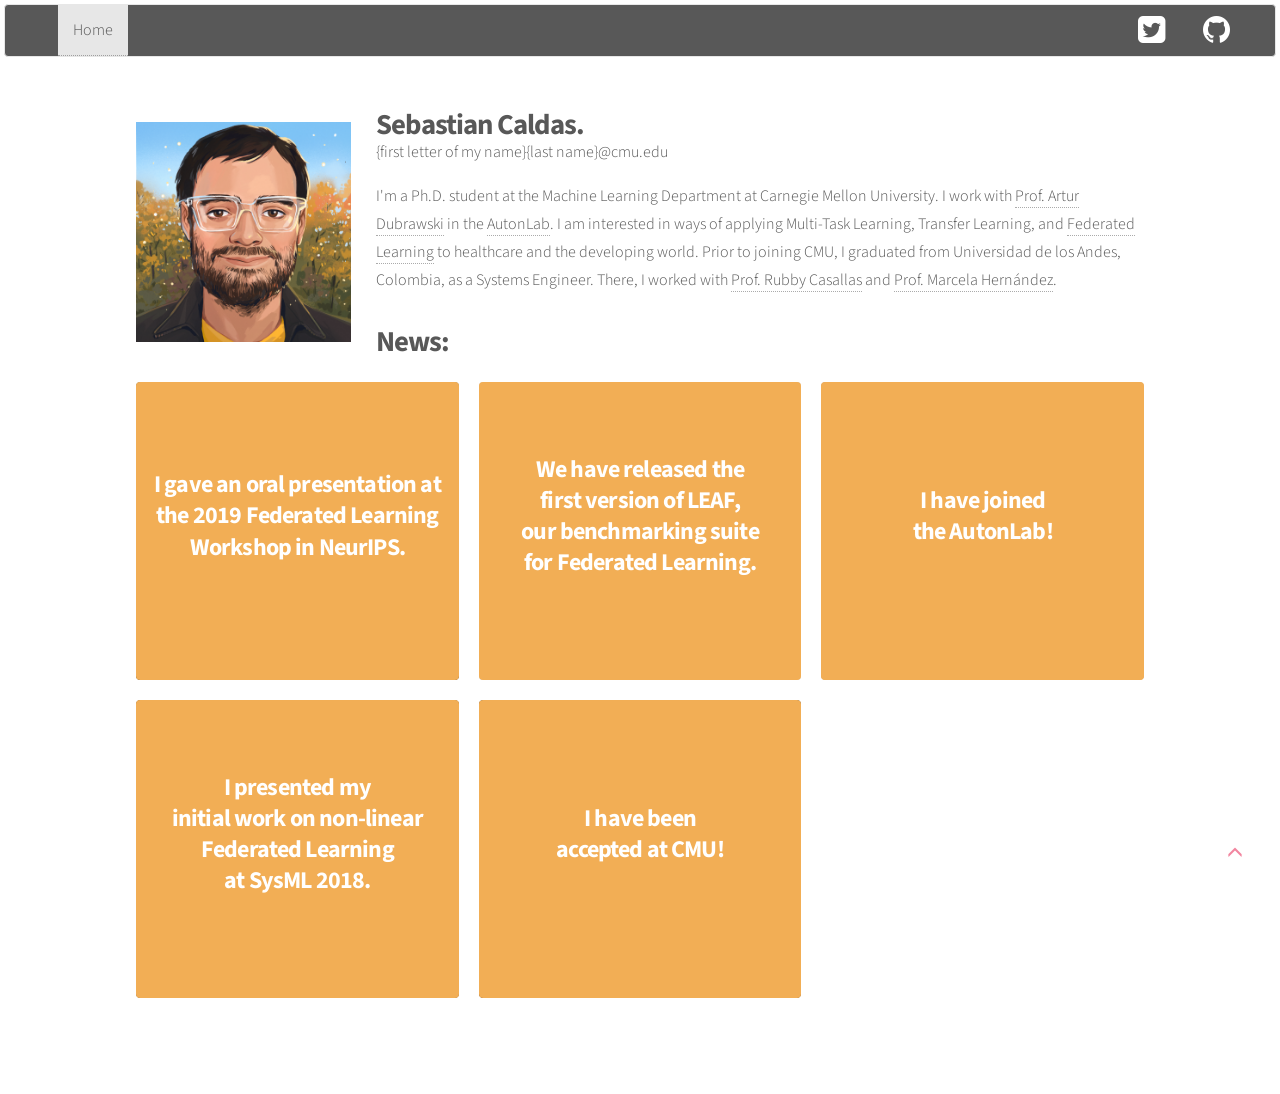
<file: index.html>
<!DOCTYPE HTML>
<!--
	Phantom by HTML5 UP
	html5up.net | @ajlkn
	Free for personal and commercial use under the CCA 3.0 license (html5up.net/license)
-->
<html>
	<head>
		<title>Sebastian Caldas</title>
		<link rel="icon" href="small_icon.png">
		<meta charset="utf-8">
		<meta name="viewport" content="width=device-width, initial-scale=1">
		<!--[if lte IE 8]><script src="assets/js/ie/html5shiv.js"></script><![endif]-->
	    <link rel="stylesheet" href="https://maxcdn.bootstrapcdn.com/bootstrap/3.3.6/css/bootstrap.min.css">  
		<link rel="stylesheet" href="http://www.w3schools.com/lib/w3.css">
		<link rel="stylesheet" href="assets/css/main.css">
		<!--[if lte IE 9]><link rel="stylesheet" href="assets/css/ie9.css" /><![endif]-->
		<!--[if lte IE 8]><link rel="stylesheet" href="assets/css/ie8.css" /><![endif]-->
	</head>
	<body>
		<!-- Wrapper -->
			<!-- Menu -->
        	<header>
	            <nav class="navbar navbar-default container-fluid">
	              <div class="container-fluid">
	                <div class="navbar-header">
	                  <button type="button" class="navbar-toggle collapsed" data-toggle="collapse" data-target="#bs-example-navbar-collapse-1" aria-expanded="false">
	                    <span class="sr-only">Toggle navigation</span>
	                    <span class="icon-bar"></span>
	                    <span class="icon-bar"></span>
	                    <span class="icon-bar"></span>
	                  </button>
	                </div>

	                <div class="collapse navbar-collapse" id="bs-example-navbar-collapse-1">
	                  	<ul class="nav navbar-nav">
		                    <li class="active"><a href="index.html">Home<span class="sr-only">(current)</span></a></li>
		                </ul>
				        <ul class="nav navbar-nav navbar-right">
							<li><a href="https://twitter.com/sbtcaldas" class="fa fa-twitter-square fa-2x"><span class="label"></span></a></li>
							<li><a href="https://github.com/scaldas" class="fa fa-github fa-2x"><span class="label"></span></a></li>
							<!--<li><a href="mail.html" class="fa fa-envelope-o fa-2x"><span class="label"></span></a></li>-->
				        </ul>
	            	</div>
	              </div>
	            </nav>
        	<header>

			<div id="wrapper">
				<!-- Main -->
					<div id="main">
						<!--<span class="image main"><img src="images/medellin_blurry.jpg" style="width: 100%; height: 1%;" alt="" /></span>-->
						<div class="inner">
							<header>
								<div id="profile-container">
									<img id="profile-pic" src="icon.png" alt="Profile picture in cartoon style." style="margin-top: 15px; width: 215px; height: 220px;">
								<div>
								<div>
									<h1 style="font-size: 180%; margin-bottom: 10px;">Sebastian Caldas.</h1>
									<p>{first letter of my name}{last name}@cmu.edu</p>
									<p style="margin-bottom: 30px;">I'm a Ph.D. student at the Machine Learning Department at Carnegie Mellon University. I work with <a href="https://www.ri.cmu.edu/ri-faculty/artur-w-dubrawski/">Prof. Artur Dubrawski</a> in the <a href="https://www.autonlab.org/">AutonLab</a>. I am interested in ways of applying Multi-Task Learning, Transfer Learning, and <a href="https://research.googleblog.com/2017/04/federated-learning-collaborative.html">Federated Learning</a> to healthcare and the developing world. Prior to joining CMU, I graduated from Universidad de los Andes, Colombia, as a Systems Engineer. There, I worked with <a href="https://scholar.google.com/citations?user=WVzxlbUAAAAJ">Prof. Rubby Casallas</a> and <a href="https://scholar.google.fr/citations?user=9nnSYmMAAAAJ&hl">Prof. Marcela Hernández</a>.</p>
								</div>
							</header>
							<h1 style="font-size: 180%; margin-bottom: 0px;">News:</h1>
							<section class="tiles" style="margin-top: 0px;">
								<article class="style8">
									<span class="image" style="background-color:#ddd;">
										<img src="images/vancouver.jpeg" alt="" />
									</span>
									<a href="https://drive.google.com/file/d/1nqeZKTfjAa_NL6GwH2voPxAmGfEy2Bzj/view?usp=sharing" target="_blank">
										<h1 style="font-size: 150%;">I gave an oral presentation at the 2019 Federated Learning Workshop in NeurIPS.</h1>
										<div class="content">
											<p>My posters were Christmas themed.</p>
										</div>
									</a>
								</article>
								<article class="style8">
									<span class="image" style="background-color:#ddd;">
										<img src="images/leaf_blurred.png" alt="" />
									</span>
									<a href="https://leaf.cmu.edu" target="_blank">
										<h1 style="font-size: 150%;">We have released  the <br> first version of LEAF, <br> our benchmarking suite <br> for Federated Learning.</h1>
										<div class="content">
											<p>Help us make LEAF grow!</p>
										</div>
									</a>
								</article>
								<article class="style8">
									<span class="image">
										<img src="images/healthcare_blurred.jpg" alt="" />
									</span>
									<a href="https://www.autonlab.org/" target="_blank">
										<h1 style="font-size: 150%;">I have joined <br> the AutonLab!</h1>
										<div class="content">
											<p>I will work on ways of applying Federated Learning to healthcare.</p>
										</div>
									</a>
								</article>
								<article class="style8">
									<span class="image">
										<img src="images/sysml_blurred.jpg" alt="" />
									</span>
									<a href="https://drive.google.com/file/d/1izbu1OHNuLhw6DCA7BKX1BIppdV5mXH5/view?usp=sharing" target="_blank">
										<h1 style="font-size: 150%;">I presented my <br> initial work on non-linear <br> Federated Learning <br> at SysML 2018.</h1>
										<div class="content">
											<p>The poster was pink.</p>
										</div>
									</a>
								</article>
								<article class="style8">
									<span class="image">
										<img src="images/cmu_blurred.jpg" alt="" />
									</span>
									<a>
										<h1 style="font-size: 150%;">I have been <br> accepted at CMU!</h1>
										<div class="content">
											<p>I will start my studies on August, 2017.</p>
										</div>
									</a>
								</article>
								<!--
								<article class="style2">
									<span class="image">
										<img src="images/pic02.jpg" alt="" />
									</span>
									<a href="generic.html">
										<h2>Lorem</h2>
										<div class="content">
											<p>Sed nisl arcu euismod sit amet nisi lorem etiam dolor veroeros et feugiat.</p>
										</div>
									</a>
								</article>
								<article class="style3">
									<span class="image">
										<img src="images/pic03.jpg" alt="" />
									</span>
									<a href="generic.html">
										<h2>Feugiat</h2>
										<div class="content">
											<p>Sed nisl arcu euismod sit amet nisi lorem etiam dolor veroeros et feugiat.</p>
										</div>
									</a>
								</article>
								<article class="style4">
									<span class="image">
										<img src="images/pic04.jpg" alt="" />
									</span>
									<a href="generic.html">
										<h2>Tempus</h2>
										<div class="content">
											<p>Sed nisl arcu euismod sit amet nisi lorem etiam dolor veroeros et feugiat.</p>
										</div>
									</a>
								</article>
								<article class="style5">
									<span class="image">
										<img src="images/pic05.jpg" alt="" />
									</span>
									<a href="generic.html">
										<h2>Aliquam</h2>
										<div class="content">
											<p>Sed nisl arcu euismod sit amet nisi lorem etiam dolor veroeros et feugiat.</p>
										</div>
									</a>
								</article>
								<article class="style6">
									<span class="image">
										<img src="images/pic06.jpg" alt="" />
									</span>
									<a href="generic.html">
										<h2>Veroeros</h2>
										<div class="content">
											<p>Sed nisl arcu euismod sit amet nisi lorem etiam dolor veroeros et feugiat.</p>
										</div>
									</a>
								</article>
								<article class="style2">
									<span class="image">
										<img src="images/pic07.jpg" alt="" />
									</span>
									<a href="generic.html">
										<h2>Ipsum</h2>
										<div class="content">
											<p>Sed nisl arcu euismod sit amet nisi lorem etiam dolor veroeros et feugiat.</p>
										</div>
									</a>
								</article>
								<article class="style3">
									<span class="image">
										<img src="images/pic08.jpg" alt="" />
									</span>
									<a href="generic.html">
										<h2>Dolor</h2>
										<div class="content">
											<p>Sed nisl arcu euismod sit amet nisi lorem etiam dolor veroeros et feugiat.</p>
										</div>
									</a>
								</article>
								<article class="style1">
									<span class="image">
										<img src="images/pic09.jpg" alt="" />
									</span>
									<a href="generic.html">
										<h2>Nullam</h2>
										<div class="content">
											<p>Sed nisl arcu euismod sit amet nisi lorem etiam dolor veroeros et feugiat.</p>
										</div>
									</a>
								</article>
								<article class="style5">
									<span class="image">
										<img src="images/pic10.jpg" alt="" />
									</span>
									<a href="generic.html">
										<h2>Ultricies</h2>
										<div class="content">
											<p>Sed nisl arcu euismod sit amet nisi lorem etiam dolor veroeros et feugiat.</p>
										</div>
									</a>
								</article>
								<article class="style6">
									<span class="image">
										<img src="images/pic11.jpg" alt="" />
									</span>
									<a href="generic.html">
										<h2>Dictum</h2>
										<div class="content">
											<p>Sed nisl arcu euismod sit amet nisi lorem etiam dolor veroeros et feugiat.</p>
										</div>
									</a>
								</article>
								<article class="style4">
									<span class="image">
										<img src="images/pic12.jpg" alt="" />
									</span>
									<a href="generic.html">
										<h2>Pretium</h2>
										<div class="content">
											<p>Sed nisl arcu euismod sit amet nisi lorem etiam dolor veroeros et feugiat.</p>
										</div>
									</a>
								-->
								</article>
							</section>
						</div>

			            <div class="backToTop">
			                <span class="glyphicon glyphicon-menu-up arrow" style="color: #f2849e;"></span>
			            </div>
					</div>

				<!-- Footer 
					<footer id="footer">
						<div class="inner">
							<section>
								<h2>Follow</h2>
								<ul class="icons">
									<li><a href="https://twitter.com/scaldas_ml" class="icon style2 fa-twitter"><span class="label">Twitter</span></a></li>-->
									<!-- <li><a href="#" class="icon style2 fa-facebook"><span class="label">Facebook</span></a></li> -->
									<!-- <li><a href="#" class="icon style2 fa-instagram"><span class="label">Instagram</span></a></li> -->
									<!-- <li><a href="#" class="icon style2 fa-dribbble"><span class="label">Dribbble</span></a></li> -->
									<!-- <li><a href="https://github.com/scaldas" class="icon style2 fa-github"><span class="label">GitHub</span></a></li>-->
									<!-- <li><a href="#" class="icon style2 fa-500px"><span class="label">500px</span></a></li> -->
									<!-- <li><a href="#" class="icon style2 fa-phone"><span class="label">Phone</span></a></li> -->
									<!-- <li><a href="mail.html" class="icon style2 fa-envelope-o"><span class="label">Email</span></a></li>
								</ul>
							</section>
							<ul class="copyright">
								<li>&copy; Untitled. All rights reserved</li><li>Design: <a href="http://html5up.net">HTML5 UP</a></li>
							</ul>
						</div>
					</footer>-->

			</div>

		<!-- Scripts -->
			<script src="assets/js/jquery.min.js"></script>
			<script src="assets/js/skel.min.js"></script>
			<script src="assets/js/util.js"></script>
			<script src="https://maxcdn.bootstrapcdn.com/bootstrap/3.3.6/js/bootstrap.min.js"></script>	
			<!--[if lte IE 8]><script src="assets/js/ie/respond.min.js"></script><![endif]-->
			<script src="assets/js/main.js"></script>
	</body>
</html>
</file>
<file: assets/css/ie9.css>
/*
	Phantom by HTML5 UP
	html5up.net | @ajlkn
	Free for personal and commercial use under the CCA 3.0 license (html5up.net/license)
*/

/* Tiles */

	.tiles:after {
		content: '';
		display: block;
		clear: both;
	}

	.tiles article {
		float: left;
	}

		.tiles article > a {
			padding-top: 50%;
			margin-top: -1.75em;
		}

		body:not(.is-touch) .tiles article:hover > .image {
			-moz-transform: none;
			-webkit-transform: none;
			-ms-transform: none;
			transform: none;
		}

/* Footer */

	#footer > .inner section {
		float: left;
	}

	#footer > .inner .copyright {
		clear: both;
		padding-top: 4em;
	}
</file>
<file: assets/css/ie8.css>
/*
	Phantom by HTML5 UP
	html5up.net | @ajlkn
	Free for personal and commercial use under the CCA 3.0 license (html5up.net/license)
*/

/* Form */

	form .field {
		float: none !important;
		width: 100% !important;
		padding-left: 0 !important;
	}

/* Button */

	input[type="submit"],
	input[type="reset"],
	input[type="button"],
	button,
	.button {
		border: solid 2px #585858 !important;
	}

		input[type="submit"]:hover,
		input[type="reset"]:hover,
		input[type="button"]:hover,
		button:hover,
		.button:hover {
			border-color: #f2849e !important;
		}

		input[type="submit"].special,
		input[type="reset"].special,
		input[type="button"].special,
		button.special,
		.button.special {
			border: none !important;
		}

/* Tiles */

	.tiles article > .image:before, .tiles article > .image:after {
		display: none;
	}

/* Header */

	#header .logo .symbol {
		display: none;
	}

	#header nav ul li a[href="#menu"] {
		text-indent: 0;
		width: auto;
		font-size: 0.8em;
	}

		#header nav ul li a[href="#menu"]:before, #header nav ul li a[href="#menu"]:after {
			display: none;
		}

/* Footer */

	#footer > .inner section {
		width: 50%;
		margin-left: 3em;
	}

		#footer > .inner section:first-child {
			margin-left: 0;
			width: 40%;
		}
</file>
<file: assets/css/main.css>
@import url(font-awesome.min.css);
@import url("https://fonts.googleapis.com/css?family=Source+Sans+Pro:300,700,900");

/*
	Phantom by HTML5 UP
	html5up.net | @ajlkn
	Free for personal and commercial use under the CCA 3.0 license (html5up.net/license)
*/

/* Reset */

	html, body, div, span, applet, object, iframe, h1, h2, h3, h4, h5, h6, p, blockquote, pre, a, abbr, acronym, address, big, cite, code, del, dfn, em, img, ins, kbd, q, s, samp, small, strike, strong, sub, sup, tt, var, b, u, i, center, dl, dt, dd, ol, ul, li, fieldset, form, label, legend, table, caption, tbody, tfoot, thead, tr, th, td, article, aside, canvas, details, embed, figure, figcaption, footer, header, hgroup, menu, nav, output, ruby, section, summary, time, mark, audio, video {
		margin: 0;
		padding: 0;
		border: 0;
		font-size: 100%;
		font: inherit;
		vertical-align: baseline;
	}

	article, aside, details, figcaption, figure, footer, header, hgroup, menu, nav, section {
		display: block;
	}

	body {
		line-height: 1;
	}

	ol, ul {
		list-style: none;
	}

	blockquote, q {
		quotes: none;
	}

	blockquote:before, blockquote:after, q:before, q:after {
		content: '';
		content: none;
	}

	table {
		border-collapse: collapse;
		border-spacing: 0;
	}

	body {
		-webkit-text-size-adjust: none;
	}

/* Box Model */

	*, *:before, *:after {
		-moz-box-sizing: border-box;
		-webkit-box-sizing: border-box;
		box-sizing: border-box;
	}

/* Grid */

	.row {
		border-bottom: solid 1px transparent;
		-moz-box-sizing: border-box;
		-webkit-box-sizing: border-box;
		box-sizing: border-box;
	}

	.row > * {
		float: left;
		-moz-box-sizing: border-box;
		-webkit-box-sizing: border-box;
		box-sizing: border-box;
	}

	.row:after, .row:before {
		content: '';
		display: block;
		clear: both;
		height: 0;
	}

	.row.uniform > * > :first-child {
		margin-top: 0;
	}

	.row.uniform > * > :last-child {
		margin-bottom: 0;
	}

	.row.\30 \25 > * {
		padding: 0 0 0 0em;
	}

	.row.\30 \25 {
		margin: 0 0 -1px 0em;
	}

	.row.uniform.\30 \25 > * {
		padding: 0em 0 0 0em;
	}

	.row.uniform.\30 \25 {
		margin: 0em 0 -1px 0em;
	}

	.row > * {
		padding: 0 0 0 2em;
	}

	.row {
		margin: 0 0 -1px -2em;
	}

	.row.uniform > * {
		padding: 2em 0 0 2em;
	}

	.row.uniform {
		margin: -2em 0 -1px -2em;
	}

	.row.\32 00\25 > * {
		padding: 0 0 0 4em;
	}

	.row.\32 00\25 {
		margin: 0 0 -1px -4em;
	}

	.row.uniform.\32 00\25 > * {
		padding: 4em 0 0 4em;
	}

	.row.uniform.\32 00\25 {
		margin: -4em 0 -1px -4em;
	}

	.row.\31 50\25 > * {
		padding: 0 0 0 3em;
	}

	.row.\31 50\25 {
		margin: 0 0 -1px -3em;
	}

	.row.uniform.\31 50\25 > * {
		padding: 3em 0 0 3em;
	}

	.row.uniform.\31 50\25 {
		margin: -3em 0 -1px -3em;
	}

	.row.\35 0\25 > * {
		padding: 0 0 0 1em;
	}

	.row.\35 0\25 {
		margin: 0 0 -1px -1em;
	}

	.row.uniform.\35 0\25 > * {
		padding: 1em 0 0 1em;
	}

	.row.uniform.\35 0\25 {
		margin: -1em 0 -1px -1em;
	}

	.row.\32 5\25 > * {
		padding: 0 0 0 0.5em;
	}

	.row.\32 5\25 {
		margin: 0 0 -1px -0.5em;
	}

	.row.uniform.\32 5\25 > * {
		padding: 0.5em 0 0 0.5em;
	}

	.row.uniform.\32 5\25 {
		margin: -0.5em 0 -1px -0.5em;
	}

	.\31 2u, .\31 2u\24 {
		width: 100%;
		clear: none;
		margin-left: 0;
	}

	.\31 1u, .\31 1u\24 {
		width: 91.6666666667%;
		clear: none;
		margin-left: 0;
	}

	.\31 0u, .\31 0u\24 {
		width: 83.3333333333%;
		clear: none;
		margin-left: 0;
	}

	.\39 u, .\39 u\24 {
		width: 75%;
		clear: none;
		margin-left: 0;
	}

	.\38 u, .\38 u\24 {
		width: 66.6666666667%;
		clear: none;
		margin-left: 0;
	}

	.\37 u, .\37 u\24 {
		width: 58.3333333333%;
		clear: none;
		margin-left: 0;
	}

	.\36 u, .\36 u\24 {
		width: 50%;
		clear: none;
		margin-left: 0;
	}

	.\35 u, .\35 u\24 {
		width: 41.6666666667%;
		clear: none;
		margin-left: 0;
	}

	.\34 u, .\34 u\24 {
		width: 33.3333333333%;
		clear: none;
		margin-left: 0;
	}

	.\33 u, .\33 u\24 {
		width: 25%;
		clear: none;
		margin-left: 0;
	}

	.\32 u, .\32 u\24 {
		width: 16.6666666667%;
		clear: none;
		margin-left: 0;
	}

	.\31 u, .\31 u\24 {
		width: 8.3333333333%;
		clear: none;
		margin-left: 0;
	}

	.\31 2u\24 + *,
	.\31 1u\24 + *,
	.\31 0u\24 + *,
	.\39 u\24 + *,
	.\38 u\24 + *,
	.\37 u\24 + *,
	.\36 u\24 + *,
	.\35 u\24 + *,
	.\34 u\24 + *,
	.\33 u\24 + *,
	.\32 u\24 + *,
	.\31 u\24 + * {
		clear: left;
	}

	.\-11u {
		margin-left: 91.66667%;
	}

	.\-10u {
		margin-left: 83.33333%;
	}

	.\-9u {
		margin-left: 75%;
	}

	.\-8u {
		margin-left: 66.66667%;
	}

	.\-7u {
		margin-left: 58.33333%;
	}

	.\-6u {
		margin-left: 50%;
	}

	.\-5u {
		margin-left: 41.66667%;
	}

	.\-4u {
		margin-left: 33.33333%;
	}

	.\-3u {
		margin-left: 25%;
	}

	.\-2u {
		margin-left: 16.66667%;
	}

	.\-1u {
		margin-left: 8.33333%;
	}

	@media screen and (max-width: 1680px) {

		.row > * {
			padding: 0 0 0 2em;
		}

		.row {
			margin: 0 0 -1px -2em;
		}

		.row.uniform > * {
			padding: 2em 0 0 2em;
		}

		.row.uniform {
			margin: -2em 0 -1px -2em;
		}

		.row.\32 00\25 > * {
			padding: 0 0 0 4em;
		}

		.row.\32 00\25 {
			margin: 0 0 -1px -4em;
		}

		.row.uniform.\32 00\25 > * {
			padding: 4em 0 0 4em;
		}

		.row.uniform.\32 00\25 {
			margin: -4em 0 -1px -4em;
		}

		.row.\31 50\25 > * {
			padding: 0 0 0 3em;
		}

		.row.\31 50\25 {
			margin: 0 0 -1px -3em;
		}

		.row.uniform.\31 50\25 > * {
			padding: 3em 0 0 3em;
		}

		.row.uniform.\31 50\25 {
			margin: -3em 0 -1px -3em;
		}

		.row.\35 0\25 > * {
			padding: 0 0 0 1em;
		}

		.row.\35 0\25 {
			margin: 0 0 -1px -1em;
		}

		.row.uniform.\35 0\25 > * {
			padding: 1em 0 0 1em;
		}

		.row.uniform.\35 0\25 {
			margin: -1em 0 -1px -1em;
		}

		.row.\32 5\25 > * {
			padding: 0 0 0 0.5em;
		}

		.row.\32 5\25 {
			margin: 0 0 -1px -0.5em;
		}

		.row.uniform.\32 5\25 > * {
			padding: 0.5em 0 0 0.5em;
		}

		.row.uniform.\32 5\25 {
			margin: -0.5em 0 -1px -0.5em;
		}

		.\31 2u\28xlarge\29, .\31 2u\24\28xlarge\29 {
			width: 100%;
			clear: none;
			margin-left: 0;
		}

		.\31 1u\28xlarge\29, .\31 1u\24\28xlarge\29 {
			width: 91.6666666667%;
			clear: none;
			margin-left: 0;
		}

		.\31 0u\28xlarge\29, .\31 0u\24\28xlarge\29 {
			width: 83.3333333333%;
			clear: none;
			margin-left: 0;
		}

		.\39 u\28xlarge\29, .\39 u\24\28xlarge\29 {
			width: 75%;
			clear: none;
			margin-left: 0;
		}

		.\38 u\28xlarge\29, .\38 u\24\28xlarge\29 {
			width: 66.6666666667%;
			clear: none;
			margin-left: 0;
		}

		.\37 u\28xlarge\29, .\37 u\24\28xlarge\29 {
			width: 58.3333333333%;
			clear: none;
			margin-left: 0;
		}

		.\36 u\28xlarge\29, .\36 u\24\28xlarge\29 {
			width: 50%;
			clear: none;
			margin-left: 0;
		}

		.\35 u\28xlarge\29, .\35 u\24\28xlarge\29 {
			width: 41.6666666667%;
			clear: none;
			margin-left: 0;
		}

		.\34 u\28xlarge\29, .\34 u\24\28xlarge\29 {
			width: 33.3333333333%;
			clear: none;
			margin-left: 0;
		}

		.\33 u\28xlarge\29, .\33 u\24\28xlarge\29 {
			width: 25%;
			clear: none;
			margin-left: 0;
		}

		.\32 u\28xlarge\29, .\32 u\24\28xlarge\29 {
			width: 16.6666666667%;
			clear: none;
			margin-left: 0;
		}

		.\31 u\28xlarge\29, .\31 u\24\28xlarge\29 {
			width: 8.3333333333%;
			clear: none;
			margin-left: 0;
		}

		.\31 2u\24\28xlarge\29 + *,
		.\31 1u\24\28xlarge\29 + *,
		.\31 0u\24\28xlarge\29 + *,
		.\39 u\24\28xlarge\29 + *,
		.\38 u\24\28xlarge\29 + *,
		.\37 u\24\28xlarge\29 + *,
		.\36 u\24\28xlarge\29 + *,
		.\35 u\24\28xlarge\29 + *,
		.\34 u\24\28xlarge\29 + *,
		.\33 u\24\28xlarge\29 + *,
		.\32 u\24\28xlarge\29 + *,
		.\31 u\24\28xlarge\29 + * {
			clear: left;
		}

		.\-11u\28xlarge\29 {
			margin-left: 91.66667%;
		}

		.\-10u\28xlarge\29 {
			margin-left: 83.33333%;
		}

		.\-9u\28xlarge\29 {
			margin-left: 75%;
		}

		.\-8u\28xlarge\29 {
			margin-left: 66.66667%;
		}

		.\-7u\28xlarge\29 {
			margin-left: 58.33333%;
		}

		.\-6u\28xlarge\29 {
			margin-left: 50%;
		}

		.\-5u\28xlarge\29 {
			margin-left: 41.66667%;
		}

		.\-4u\28xlarge\29 {
			margin-left: 33.33333%;
		}

		.\-3u\28xlarge\29 {
			margin-left: 25%;
		}

		.\-2u\28xlarge\29 {
			margin-left: 16.66667%;
		}

		.\-1u\28xlarge\29 {
			margin-left: 8.33333%;
		}

	}

	@media screen and (max-width: 1280px) {

		.row > * {
			padding: 0 0 0 2em;
		}

		.row {
			margin: 0 0 -1px -2em;
		}

		.row.uniform > * {
			padding: 2em 0 0 2em;
		}

		.row.uniform {
			margin: -2em 0 -1px -2em;
		}

		.row.\32 00\25 > * {
			padding: 0 0 0 4em;
		}

		.row.\32 00\25 {
			margin: 0 0 -1px -4em;
		}

		.row.uniform.\32 00\25 > * {
			padding: 4em 0 0 4em;
		}

		.row.uniform.\32 00\25 {
			margin: -4em 0 -1px -4em;
		}

		.row.\31 50\25 > * {
			padding: 0 0 0 3em;
		}

		.row.\31 50\25 {
			margin: 0 0 -1px -3em;
		}

		.row.uniform.\31 50\25 > * {
			padding: 3em 0 0 3em;
		}

		.row.uniform.\31 50\25 {
			margin: -3em 0 -1px -3em;
		}

		.row.\35 0\25 > * {
			padding: 0 0 0 1em;
		}

		.row.\35 0\25 {
			margin: 0 0 -1px -1em;
		}

		.row.uniform.\35 0\25 > * {
			padding: 1em 0 0 1em;
		}

		.row.uniform.\35 0\25 {
			margin: -1em 0 -1px -1em;
		}

		.row.\32 5\25 > * {
			padding: 0 0 0 0.5em;
		}

		.row.\32 5\25 {
			margin: 0 0 -1px -0.5em;
		}

		.row.uniform.\32 5\25 > * {
			padding: 0.5em 0 0 0.5em;
		}

		.row.uniform.\32 5\25 {
			margin: -0.5em 0 -1px -0.5em;
		}

		.\31 2u\28large\29, .\31 2u\24\28large\29 {
			width: 100%;
			clear: none;
			margin-left: 0;
		}

		.\31 1u\28large\29, .\31 1u\24\28large\29 {
			width: 91.6666666667%;
			clear: none;
			margin-left: 0;
		}

		.\31 0u\28large\29, .\31 0u\24\28large\29 {
			width: 83.3333333333%;
			clear: none;
			margin-left: 0;
		}

		.\39 u\28large\29, .\39 u\24\28large\29 {
			width: 75%;
			clear: none;
			margin-left: 0;
		}

		.\38 u\28large\29, .\38 u\24\28large\29 {
			width: 66.6666666667%;
			clear: none;
			margin-left: 0;
		}

		.\37 u\28large\29, .\37 u\24\28large\29 {
			width: 58.3333333333%;
			clear: none;
			margin-left: 0;
		}

		.\36 u\28large\29, .\36 u\24\28large\29 {
			width: 50%;
			clear: none;
			margin-left: 0;
		}

		.\35 u\28large\29, .\35 u\24\28large\29 {
			width: 41.6666666667%;
			clear: none;
			margin-left: 0;
		}

		.\34 u\28large\29, .\34 u\24\28large\29 {
			width: 33.3333333333%;
			clear: none;
			margin-left: 0;
		}

		.\33 u\28large\29, .\33 u\24\28large\29 {
			width: 25%;
			clear: none;
			margin-left: 0;
		}

		.\32 u\28large\29, .\32 u\24\28large\29 {
			width: 16.6666666667%;
			clear: none;
			margin-left: 0;
		}

		.\31 u\28large\29, .\31 u\24\28large\29 {
			width: 8.3333333333%;
			clear: none;
			margin-left: 0;
		}

		.\31 2u\24\28large\29 + *,
		.\31 1u\24\28large\29 + *,
		.\31 0u\24\28large\29 + *,
		.\39 u\24\28large\29 + *,
		.\38 u\24\28large\29 + *,
		.\37 u\24\28large\29 + *,
		.\36 u\24\28large\29 + *,
		.\35 u\24\28large\29 + *,
		.\34 u\24\28large\29 + *,
		.\33 u\24\28large\29 + *,
		.\32 u\24\28large\29 + *,
		.\31 u\24\28large\29 + * {
			clear: left;
		}

		.\-11u\28large\29 {
			margin-left: 91.66667%;
		}

		.\-10u\28large\29 {
			margin-left: 83.33333%;
		}

		.\-9u\28large\29 {
			margin-left: 75%;
		}

		.\-8u\28large\29 {
			margin-left: 66.66667%;
		}

		.\-7u\28large\29 {
			margin-left: 58.33333%;
		}

		.\-6u\28large\29 {
			margin-left: 50%;
		}

		.\-5u\28large\29 {
			margin-left: 41.66667%;
		}

		.\-4u\28large\29 {
			margin-left: 33.33333%;
		}

		.\-3u\28large\29 {
			margin-left: 25%;
		}

		.\-2u\28large\29 {
			margin-left: 16.66667%;
		}

		.\-1u\28large\29 {
			margin-left: 8.33333%;
		}

	}

	@media screen and (max-width: 980px) {

		.row > * {
			padding: 0 0 0 1.5em;
		}

		.row {
			margin: 0 0 -1px -1.5em;
		}

		.row.uniform > * {
			padding: 1.5em 0 0 1.5em;
		}

		.row.uniform {
			margin: -1.5em 0 -1px -1.5em;
		}

		.row.\32 00\25 > * {
			padding: 0 0 0 3em;
		}

		.row.\32 00\25 {
			margin: 0 0 -1px -3em;
		}

		.row.uniform.\32 00\25 > * {
			padding: 3em 0 0 3em;
		}

		.row.uniform.\32 00\25 {
			margin: -3em 0 -1px -3em;
		}

		.row.\31 50\25 > * {
			padding: 0 0 0 2.25em;
		}

		.row.\31 50\25 {
			margin: 0 0 -1px -2.25em;
		}

		.row.uniform.\31 50\25 > * {
			padding: 2.25em 0 0 2.25em;
		}

		.row.uniform.\31 50\25 {
			margin: -2.25em 0 -1px -2.25em;
		}

		.row.\35 0\25 > * {
			padding: 0 0 0 0.75em;
		}

		.row.\35 0\25 {
			margin: 0 0 -1px -0.75em;
		}

		.row.uniform.\35 0\25 > * {
			padding: 0.75em 0 0 0.75em;
		}

		.row.uniform.\35 0\25 {
			margin: -0.75em 0 -1px -0.75em;
		}

		.row.\32 5\25 > * {
			padding: 0 0 0 0.375em;
		}

		.row.\32 5\25 {
			margin: 0 0 -1px -0.375em;
		}

		.row.uniform.\32 5\25 > * {
			padding: 0.375em 0 0 0.375em;
		}

		.row.uniform.\32 5\25 {
			margin: -0.375em 0 -1px -0.375em;
		}

		.\31 2u\28medium\29, .\31 2u\24\28medium\29 {
			width: 100%;
			clear: none;
			margin-left: 0;
		}

		.\31 1u\28medium\29, .\31 1u\24\28medium\29 {
			width: 91.6666666667%;
			clear: none;
			margin-left: 0;
		}

		.\31 0u\28medium\29, .\31 0u\24\28medium\29 {
			width: 83.3333333333%;
			clear: none;
			margin-left: 0;
		}

		.\39 u\28medium\29, .\39 u\24\28medium\29 {
			width: 75%;
			clear: none;
			margin-left: 0;
		}

		.\38 u\28medium\29, .\38 u\24\28medium\29 {
			width: 66.6666666667%;
			clear: none;
			margin-left: 0;
		}

		.\37 u\28medium\29, .\37 u\24\28medium\29 {
			width: 58.3333333333%;
			clear: none;
			margin-left: 0;
		}

		.\36 u\28medium\29, .\36 u\24\28medium\29 {
			width: 50%;
			clear: none;
			margin-left: 0;
		}

		.\35 u\28medium\29, .\35 u\24\28medium\29 {
			width: 41.6666666667%;
			clear: none;
			margin-left: 0;
		}

		.\34 u\28medium\29, .\34 u\24\28medium\29 {
			width: 33.3333333333%;
			clear: none;
			margin-left: 0;
		}

		.\33 u\28medium\29, .\33 u\24\28medium\29 {
			width: 25%;
			clear: none;
			margin-left: 0;
		}

		.\32 u\28medium\29, .\32 u\24\28medium\29 {
			width: 16.6666666667%;
			clear: none;
			margin-left: 0;
		}

		.\31 u\28medium\29, .\31 u\24\28medium\29 {
			width: 8.3333333333%;
			clear: none;
			margin-left: 0;
		}

		.\31 2u\24\28medium\29 + *,
		.\31 1u\24\28medium\29 + *,
		.\31 0u\24\28medium\29 + *,
		.\39 u\24\28medium\29 + *,
		.\38 u\24\28medium\29 + *,
		.\37 u\24\28medium\29 + *,
		.\36 u\24\28medium\29 + *,
		.\35 u\24\28medium\29 + *,
		.\34 u\24\28medium\29 + *,
		.\33 u\24\28medium\29 + *,
		.\32 u\24\28medium\29 + *,
		.\31 u\24\28medium\29 + * {
			clear: left;
		}

		.\-11u\28medium\29 {
			margin-left: 91.66667%;
		}

		.\-10u\28medium\29 {
			margin-left: 83.33333%;
		}

		.\-9u\28medium\29 {
			margin-left: 75%;
		}

		.\-8u\28medium\29 {
			margin-left: 66.66667%;
		}

		.\-7u\28medium\29 {
			margin-left: 58.33333%;
		}

		.\-6u\28medium\29 {
			margin-left: 50%;
		}

		.\-5u\28medium\29 {
			margin-left: 41.66667%;
		}

		.\-4u\28medium\29 {
			margin-left: 33.33333%;
		}

		.\-3u\28medium\29 {
			margin-left: 25%;
		}

		.\-2u\28medium\29 {
			margin-left: 16.66667%;
		}

		.\-1u\28medium\29 {
			margin-left: 8.33333%;
		}

	}

	@media screen and (max-width: 736px) {

		.row > * {
			padding: 0 0 0 1em;
		}

		.row {
			margin: 0 0 -1px -1em;
		}

		.row.uniform > * {
			padding: 1em 0 0 1em;
		}

		.row.uniform {
			margin: -1em 0 -1px -1em;
		}

		.row.\32 00\25 > * {
			padding: 0 0 0 2em;
		}

		.row.\32 00\25 {
			margin: 0 0 -1px -2em;
		}

		.row.uniform.\32 00\25 > * {
			padding: 2em 0 0 2em;
		}

		.row.uniform.\32 00\25 {
			margin: -2em 0 -1px -2em;
		}

		.row.\31 50\25 > * {
			padding: 0 0 0 1.5em;
		}

		.row.\31 50\25 {
			margin: 0 0 -1px -1.5em;
		}

		.row.uniform.\31 50\25 > * {
			padding: 1.5em 0 0 1.5em;
		}

		.row.uniform.\31 50\25 {
			margin: -1.5em 0 -1px -1.5em;
		}

		.row.\35 0\25 > * {
			padding: 0 0 0 0.5em;
		}

		.row.\35 0\25 {
			margin: 0 0 -1px -0.5em;
		}

		.row.uniform.\35 0\25 > * {
			padding: 0.5em 0 0 0.5em;
		}

		.row.uniform.\35 0\25 {
			margin: -0.5em 0 -1px -0.5em;
		}

		.row.\32 5\25 > * {
			padding: 0 0 0 0.25em;
		}

		.row.\32 5\25 {
			margin: 0 0 -1px -0.25em;
		}

		.row.uniform.\32 5\25 > * {
			padding: 0.25em 0 0 0.25em;
		}

		.row.uniform.\32 5\25 {
			margin: -0.25em 0 -1px -0.25em;
		}

		.\31 2u\28small\29, .\31 2u\24\28small\29 {
			width: 100%;
			clear: none;
			margin-left: 0;
		}

		.\31 1u\28small\29, .\31 1u\24\28small\29 {
			width: 91.6666666667%;
			clear: none;
			margin-left: 0;
		}

		.\31 0u\28small\29, .\31 0u\24\28small\29 {
			width: 83.3333333333%;
			clear: none;
			margin-left: 0;
		}

		.\39 u\28small\29, .\39 u\24\28small\29 {
			width: 75%;
			clear: none;
			margin-left: 0;
		}

		.\38 u\28small\29, .\38 u\24\28small\29 {
			width: 66.6666666667%;
			clear: none;
			margin-left: 0;
		}

		.\37 u\28small\29, .\37 u\24\28small\29 {
			width: 58.3333333333%;
			clear: none;
			margin-left: 0;
		}

		.\36 u\28small\29, .\36 u\24\28small\29 {
			width: 50%;
			clear: none;
			margin-left: 0;
		}

		.\35 u\28small\29, .\35 u\24\28small\29 {
			width: 41.6666666667%;
			clear: none;
			margin-left: 0;
		}

		.\34 u\28small\29, .\34 u\24\28small\29 {
			width: 33.3333333333%;
			clear: none;
			margin-left: 0;
		}

		.\33 u\28small\29, .\33 u\24\28small\29 {
			width: 25%;
			clear: none;
			margin-left: 0;
		}

		.\32 u\28small\29, .\32 u\24\28small\29 {
			width: 16.6666666667%;
			clear: none;
			margin-left: 0;
		}

		.\31 u\28small\29, .\31 u\24\28small\29 {
			width: 8.3333333333%;
			clear: none;
			margin-left: 0;
		}

		.\31 2u\24\28small\29 + *,
		.\31 1u\24\28small\29 + *,
		.\31 0u\24\28small\29 + *,
		.\39 u\24\28small\29 + *,
		.\38 u\24\28small\29 + *,
		.\37 u\24\28small\29 + *,
		.\36 u\24\28small\29 + *,
		.\35 u\24\28small\29 + *,
		.\34 u\24\28small\29 + *,
		.\33 u\24\28small\29 + *,
		.\32 u\24\28small\29 + *,
		.\31 u\24\28small\29 + * {
			clear: left;
		}

		.\-11u\28small\29 {
			margin-left: 91.66667%;
		}

		.\-10u\28small\29 {
			margin-left: 83.33333%;
		}

		.\-9u\28small\29 {
			margin-left: 75%;
		}

		.\-8u\28small\29 {
			margin-left: 66.66667%;
		}

		.\-7u\28small\29 {
			margin-left: 58.33333%;
		}

		.\-6u\28small\29 {
			margin-left: 50%;
		}

		.\-5u\28small\29 {
			margin-left: 41.66667%;
		}

		.\-4u\28small\29 {
			margin-left: 33.33333%;
		}

		.\-3u\28small\29 {
			margin-left: 25%;
		}

		.\-2u\28small\29 {
			margin-left: 16.66667%;
		}

		.\-1u\28small\29 {
			margin-left: 8.33333%;
		}

	}

	@media screen and (max-width: 480px) {

		.row > * {
			padding: 0 0 0 1em;
		}

		.row {
			margin: 0 0 -1px -1em;
		}

		.row.uniform > * {
			padding: 1em 0 0 1em;
		}

		.row.uniform {
			margin: -1em 0 -1px -1em;
		}

		.row.\32 00\25 > * {
			padding: 0 0 0 2em;
		}

		.row.\32 00\25 {
			margin: 0 0 -1px -2em;
		}

		.row.uniform.\32 00\25 > * {
			padding: 2em 0 0 2em;
		}

		.row.uniform.\32 00\25 {
			margin: -2em 0 -1px -2em;
		}

		.row.\31 50\25 > * {
			padding: 0 0 0 1.5em;
		}

		.row.\31 50\25 {
			margin: 0 0 -1px -1.5em;
		}

		.row.uniform.\31 50\25 > * {
			padding: 1.5em 0 0 1.5em;
		}

		.row.uniform.\31 50\25 {
			margin: -1.5em 0 -1px -1.5em;
		}

		.row.\35 0\25 > * {
			padding: 0 0 0 0.5em;
		}

		.row.\35 0\25 {
			margin: 0 0 -1px -0.5em;
		}

		.row.uniform.\35 0\25 > * {
			padding: 0.5em 0 0 0.5em;
		}

		.row.uniform.\35 0\25 {
			margin: -0.5em 0 -1px -0.5em;
		}

		.row.\32 5\25 > * {
			padding: 0 0 0 0.25em;
		}

		.row.\32 5\25 {
			margin: 0 0 -1px -0.25em;
		}

		.row.uniform.\32 5\25 > * {
			padding: 0.25em 0 0 0.25em;
		}

		.row.uniform.\32 5\25 {
			margin: -0.25em 0 -1px -0.25em;
		}

		.\31 2u\28xsmall\29, .\31 2u\24\28xsmall\29 {
			width: 100%;
			clear: none;
			margin-left: 0;
		}

		.\31 1u\28xsmall\29, .\31 1u\24\28xsmall\29 {
			width: 91.6666666667%;
			clear: none;
			margin-left: 0;
		}

		.\31 0u\28xsmall\29, .\31 0u\24\28xsmall\29 {
			width: 83.3333333333%;
			clear: none;
			margin-left: 0;
		}

		.\39 u\28xsmall\29, .\39 u\24\28xsmall\29 {
			width: 75%;
			clear: none;
			margin-left: 0;
		}

		.\38 u\28xsmall\29, .\38 u\24\28xsmall\29 {
			width: 66.6666666667%;
			clear: none;
			margin-left: 0;
		}

		.\37 u\28xsmall\29, .\37 u\24\28xsmall\29 {
			width: 58.3333333333%;
			clear: none;
			margin-left: 0;
		}

		.\36 u\28xsmall\29, .\36 u\24\28xsmall\29 {
			width: 50%;
			clear: none;
			margin-left: 0;
		}

		.\35 u\28xsmall\29, .\35 u\24\28xsmall\29 {
			width: 41.6666666667%;
			clear: none;
			margin-left: 0;
		}

		.\34 u\28xsmall\29, .\34 u\24\28xsmall\29 {
			width: 33.3333333333%;
			clear: none;
			margin-left: 0;
		}

		.\33 u\28xsmall\29, .\33 u\24\28xsmall\29 {
			width: 25%;
			clear: none;
			margin-left: 0;
		}

		.\32 u\28xsmall\29, .\32 u\24\28xsmall\29 {
			width: 16.6666666667%;
			clear: none;
			margin-left: 0;
		}

		.\31 u\28xsmall\29, .\31 u\24\28xsmall\29 {
			width: 8.3333333333%;
			clear: none;
			margin-left: 0;
		}

		.\31 2u\24\28xsmall\29 + *,
		.\31 1u\24\28xsmall\29 + *,
		.\31 0u\24\28xsmall\29 + *,
		.\39 u\24\28xsmall\29 + *,
		.\38 u\24\28xsmall\29 + *,
		.\37 u\24\28xsmall\29 + *,
		.\36 u\24\28xsmall\29 + *,
		.\35 u\24\28xsmall\29 + *,
		.\34 u\24\28xsmall\29 + *,
		.\33 u\24\28xsmall\29 + *,
		.\32 u\24\28xsmall\29 + *,
		.\31 u\24\28xsmall\29 + * {
			clear: left;
		}

		.\-11u\28xsmall\29 {
			margin-left: 91.66667%;
		}

		.\-10u\28xsmall\29 {
			margin-left: 83.33333%;
		}

		.\-9u\28xsmall\29 {
			margin-left: 75%;
		}

		.\-8u\28xsmall\29 {
			margin-left: 66.66667%;
		}

		.\-7u\28xsmall\29 {
			margin-left: 58.33333%;
		}

		.\-6u\28xsmall\29 {
			margin-left: 50%;
		}

		.\-5u\28xsmall\29 {
			margin-left: 41.66667%;
		}

		.\-4u\28xsmall\29 {
			margin-left: 33.33333%;
		}

		.\-3u\28xsmall\29 {
			margin-left: 25%;
		}

		.\-2u\28xsmall\29 {
			margin-left: 16.66667%;
		}

		.\-1u\28xsmall\29 {
			margin-left: 8.33333%;
		}

	}

	@media screen and (max-width: 360px) {

		.row > * {
			padding: 0 0 0 1em;
		}

		.row {
			margin: 0 0 -1px -1em;
		}

		.row.uniform > * {
			padding: 1em 0 0 1em;
		}

		.row.uniform {
			margin: -1em 0 -1px -1em;
		}

		.row.\32 00\25 > * {
			padding: 0 0 0 2em;
		}

		.row.\32 00\25 {
			margin: 0 0 -1px -2em;
		}

		.row.uniform.\32 00\25 > * {
			padding: 2em 0 0 2em;
		}

		.row.uniform.\32 00\25 {
			margin: -2em 0 -1px -2em;
		}

		.row.\31 50\25 > * {
			padding: 0 0 0 1.5em;
		}

		.row.\31 50\25 {
			margin: 0 0 -1px -1.5em;
		}

		.row.uniform.\31 50\25 > * {
			padding: 1.5em 0 0 1.5em;
		}

		.row.uniform.\31 50\25 {
			margin: -1.5em 0 -1px -1.5em;
		}

		.row.\35 0\25 > * {
			padding: 0 0 0 0.5em;
		}

		.row.\35 0\25 {
			margin: 0 0 -1px -0.5em;
		}

		.row.uniform.\35 0\25 > * {
			padding: 0.5em 0 0 0.5em;
		}

		.row.uniform.\35 0\25 {
			margin: -0.5em 0 -1px -0.5em;
		}

		.row.\32 5\25 > * {
			padding: 0 0 0 0.25em;
		}

		.row.\32 5\25 {
			margin: 0 0 -1px -0.25em;
		}

		.row.uniform.\32 5\25 > * {
			padding: 0.25em 0 0 0.25em;
		}

		.row.uniform.\32 5\25 {
			margin: -0.25em 0 -1px -0.25em;
		}

		.\31 2u\28xxsmall\29, .\31 2u\24\28xxsmall\29 {
			width: 100%;
			clear: none;
			margin-left: 0;
		}

		.\31 1u\28xxsmall\29, .\31 1u\24\28xxsmall\29 {
			width: 91.6666666667%;
			clear: none;
			margin-left: 0;
		}

		.\31 0u\28xxsmall\29, .\31 0u\24\28xxsmall\29 {
			width: 83.3333333333%;
			clear: none;
			margin-left: 0;
		}

		.\39 u\28xxsmall\29, .\39 u\24\28xxsmall\29 {
			width: 75%;
			clear: none;
			margin-left: 0;
		}

		.\38 u\28xxsmall\29, .\38 u\24\28xxsmall\29 {
			width: 66.6666666667%;
			clear: none;
			margin-left: 0;
		}

		.\37 u\28xxsmall\29, .\37 u\24\28xxsmall\29 {
			width: 58.3333333333%;
			clear: none;
			margin-left: 0;
		}

		.\36 u\28xxsmall\29, .\36 u\24\28xxsmall\29 {
			width: 50%;
			clear: none;
			margin-left: 0;
		}

		.\35 u\28xxsmall\29, .\35 u\24\28xxsmall\29 {
			width: 41.6666666667%;
			clear: none;
			margin-left: 0;
		}

		.\34 u\28xxsmall\29, .\34 u\24\28xxsmall\29 {
			width: 33.3333333333%;
			clear: none;
			margin-left: 0;
		}

		.\33 u\28xxsmall\29, .\33 u\24\28xxsmall\29 {
			width: 25%;
			clear: none;
			margin-left: 0;
		}

		.\32 u\28xxsmall\29, .\32 u\24\28xxsmall\29 {
			width: 16.6666666667%;
			clear: none;
			margin-left: 0;
		}

		.\31 u\28xxsmall\29, .\31 u\24\28xxsmall\29 {
			width: 8.3333333333%;
			clear: none;
			margin-left: 0;
		}

		.\31 2u\24\28xxsmall\29 + *,
		.\31 1u\24\28xxsmall\29 + *,
		.\31 0u\24\28xxsmall\29 + *,
		.\39 u\24\28xxsmall\29 + *,
		.\38 u\24\28xxsmall\29 + *,
		.\37 u\24\28xxsmall\29 + *,
		.\36 u\24\28xxsmall\29 + *,
		.\35 u\24\28xxsmall\29 + *,
		.\34 u\24\28xxsmall\29 + *,
		.\33 u\24\28xxsmall\29 + *,
		.\32 u\24\28xxsmall\29 + *,
		.\31 u\24\28xxsmall\29 + * {
			clear: left;
		}

		.\-11u\28xxsmall\29 {
			margin-left: 91.66667%;
		}

		.\-10u\28xxsmall\29 {
			margin-left: 83.33333%;
		}

		.\-9u\28xxsmall\29 {
			margin-left: 75%;
		}

		.\-8u\28xxsmall\29 {
			margin-left: 66.66667%;
		}

		.\-7u\28xxsmall\29 {
			margin-left: 58.33333%;
		}

		.\-6u\28xxsmall\29 {
			margin-left: 50%;
		}

		.\-5u\28xxsmall\29 {
			margin-left: 41.66667%;
		}

		.\-4u\28xxsmall\29 {
			margin-left: 33.33333%;
		}

		.\-3u\28xxsmall\29 {
			margin-left: 25%;
		}

		.\-2u\28xxsmall\29 {
			margin-left: 16.66667%;
		}

		.\-1u\28xxsmall\29 {
			margin-left: 8.33333%;
		}

	}

/* Basic */

	@-ms-viewport {
		width: device-width;
	}

	body {
		-ms-overflow-style: scrollbar;
	}

	@media screen and (max-width: 480px) {

		html, body {
			min-width: 320px;
		}

	}

	body {
		background: #ffffff;
	}

		body.is-loading *, body.is-loading *:before, body.is-loading *:after {
			-moz-animation: none !important;
			-webkit-animation: none !important;
			-ms-animation: none !important;
			animation: none !important;
			-moz-transition: none !important;
			-webkit-transition: none !important;
			-ms-transition: none !important;
			transition: none !important;
		}

/* Type */

	body, input, select, textarea {
		color: #585858;
		font-family: "Source Sans Pro", Helvetica, sans-serif;
		font-size: 16pt;
		font-weight: 300;
		line-height: 1.75;
	}

		@media screen and (max-width: 1680px) {

			body, input, select, textarea {
				font-size: 14pt;
			}

		}

		@media screen and (max-width: 1280px) {

			body, input, select, textarea {
				font-size: 12pt;
			}

		}

	a {
		-moz-transition: border-bottom-color 0.2s ease, color 0.2s ease;
		-webkit-transition: border-bottom-color 0.2s ease, color 0.2s ease;
		-ms-transition: border-bottom-color 0.2s ease, color 0.2s ease;
		transition: border-bottom-color 0.2s ease, color 0.2s ease;
		text-decoration: none;
		color: #585858;
		border-bottom: dotted 1px rgba(88, 88, 88, 0.5);
	}

		a:hover {
			border-bottom-color: transparent;
			color: #f2ae55 !important; /* Reminder: This is the link color. */
		}

	strong, b {
		font-weight: 900;
	}

	em, i {
		font-style: italic;
	}

	p {
		margin: 0 0 2em 0;
	}

	h1 {
		font-size: 2.75em;
		font-weight: 700;
		line-height: 1.3;
		margin: 0 0 1em 0;
		letter-spacing: -0.035em;
	}

		h1 a {
			color: inherit;
		}

		@media screen and (max-width: 736px) {

			h1 {
				font-size: 2em;
				margin: 0 0 1em 0;
			}

		}

		@media screen and (max-width: 360px) {

			h1 {
				font-size: 1.75em;
			}

		}

	h2, h3, h4, h5, h6 {
		font-weight: 900;
		line-height: 1.5;
		margin: 0 0 2em 0;
		text-transform: uppercase;
		letter-spacing: 0.35em;
	}

		h2 a, h3 a, h4 a, h5 a, h6 a {
			color: inherit;
		}

	h2 {
		font-size: 1.1em;
	}

	h3 {
		font-size: 1em;
	}

	h4 {
		font-size: 0.8em;
	}

	h5 {
		font-size: 0.8em;
	}

	h6 {
		font-size: 0.8em;
	}

	@media screen and (max-width: 980px) {

		h1 br, h2 br, h3 br, h4 br, h5 br, h6 br {
			display: none;
		}

	}

	@media screen and (max-width: 736px) {

		h2 {
			font-size: 1em;
		}

		h3 {
			font-size: 0.8em;
		}

	}

	sub {
		font-size: 0.8em;
		position: relative;
		top: 0.5em;
	}

	sup {
		font-size: 0.8em;
		position: relative;
		top: -0.5em;
	}

	blockquote {
		border-left: solid 4px #c9c9c9;
		font-style: italic;
		margin: 0 0 2em 0;
		padding: 0.5em 0 0.5em 2em;
	}

	code {
		background: rgba(144, 144, 144, 0.075);
		border-radius: 4px;
		border: solid 1px #c9c9c9;
		font-family: "Courier New", monospace;
		font-size: 0.9em;
		margin: 0 0.25em;
		padding: 0.25em 0.65em;
	}

	pre {
		-webkit-overflow-scrolling: touch;
		font-family: "Courier New", monospace;
		font-size: 0.9em;
		margin: 0 0 2em 0;
	}

		pre code {
			display: block;
			line-height: 1.75;
			padding: 1em 1.5em;
			overflow-x: auto;
		}

	hr {
		border: 0;
		border-bottom: solid 1px #c9c9c9;
		margin: 2em 0;
	}

		hr.major {
			margin: 3em 0;
		}

	.align-left {
		text-align: left;
	}

	.align-center {
		text-align: center;
	}

	.align-right {
		text-align: right;
	}

/* Section/Article */

	section.special, article.special {
		text-align: center;
	}

	header p {
		margin-top: -1em;
	}

	@media screen and (max-width: 736px) {

		header p {
			margin-top: 0;
		}

	}

/* Icon */

	.icon {
		text-decoration: none;
		border-bottom: none;
		position: relative;
	}

		.icon:before {
			-moz-osx-font-smoothing: grayscale;
			-webkit-font-smoothing: antialiased;
			font-family: FontAwesome;
			font-style: normal;
			font-weight: normal;
			text-transform: none !important;
		}

		.icon > .label {
			display: none;
		}

		.icon.style2 {
			-moz-transition: background-color 0.2s ease-in-out, color 0.2s ease-in-out, border-color 0.2s ease-in-out;
			-webkit-transition: background-color 0.2s ease-in-out, color 0.2s ease-in-out, border-color 0.2s ease-in-out;
			-ms-transition: background-color 0.2s ease-in-out, color 0.2s ease-in-out, border-color 0.2s ease-in-out;
			transition: background-color 0.2s ease-in-out, color 0.2s ease-in-out, border-color 0.2s ease-in-out;
			background-color: transparent;
			border: solid 1px #c9c9c9;
			border-radius: 4px;
			width: 2.65em;
			height: 2.65em;
			display: inline-block;
			text-align: center;
			line-height: 2.65em;
			color: inherit;
		}

			.icon.style2:before {
				font-size: 1.1em;
			}

			.icon.style2:hover {
				color: #f2849e;
				border-color: #f2849e;
			}

			.icon.style2:active {
				background-color: rgba(242, 132, 158, 0.1);
			}

/* List */

	ol {
		list-style: decimal;
		margin: 0 0 2em 0;
		padding-left: 1.25em;
	}

		ol li {
			padding-left: 0.25em;
		}

	ul {
		list-style: disc;
		margin: 0 0 2em 0;
		padding-left: 1em;
	}

		ul li {
			padding-left: 0.5em;
		}

		ul.alt {
			list-style: none;
			padding-left: 0;
		}

			ul.alt li {
				border-top: solid 1px #c9c9c9;
				padding: 0.5em 0;
			}

				ul.alt li:first-child {
					border-top: 0;
					padding-top: 0;
				}

		ul.icons {
			cursor: default;
			list-style: none;
			padding-left: 0;
			margin: -1em 0 2em -1em;
		}

			ul.icons li {
				display: inline-block;
				padding: 1em 0 0 1em;
			}

		ul.actions {
			cursor: default;
			list-style: none;
			padding-left: 0;
		}

			ul.actions li {
				display: inline-block;
				padding: 0 1em 0 0;
				vertical-align: middle;
			}

				ul.actions li:last-child {
					padding-right: 0;
				}

			ul.actions.small li {
				padding: 0 0.5em 0 0;
			}

			ul.actions.vertical li {
				display: block;
				padding: 1em 0 0 0;
			}

				ul.actions.vertical li:first-child {
					padding-top: 0;
				}

				ul.actions.vertical li > * {
					margin-bottom: 0;
				}

			ul.actions.vertical.small li {
				padding: 0.5em 0 0 0;
			}

				ul.actions.vertical.small li:first-child {
					padding-top: 0;
				}

			ul.actions.fit {
				display: table;
				margin-left: -1em;
				padding: 0;
				table-layout: fixed;
				width: calc(100% + 1em);
			}

				ul.actions.fit li {
					display: table-cell;
					padding: 0 0 0 1em;
				}

					ul.actions.fit li > * {
						margin-bottom: 0;
					}

				ul.actions.fit.small {
					margin-left: -0.5em;
					width: calc(100% + 0.5em);
				}

					ul.actions.fit.small li {
						padding: 0 0 0 0.5em;
					}

			@media screen and (max-width: 480px) {

				ul.actions {
					margin: 0 0 2em 0;
				}

					ul.actions li {
						padding: 1em 0 0 0;
						display: block;
						text-align: center;
						width: 100%;
					}

						ul.actions li:first-child {
							padding-top: 0;
						}

						ul.actions li > * {
							width: 100%;
							margin: 0 !important;
						}

							ul.actions li > *.icon:before {
								margin-left: -2em;
							}

					ul.actions.small li {
						padding: 0.5em 0 0 0;
					}

						ul.actions.small li:first-child {
							padding-top: 0;
						}

			}

	dl {
		margin: 0 0 2em 0;
	}

		dl dt {
			display: block;
			font-weight: 900;
			margin: 0 0 1em 0;
		}

		dl dd {
			margin-left: 2em;
		}

/* Form */

	form {
		margin: -1em 0 2em 0;
	}

		form:after {
			content: '';
			display: block;
			clear: both;
			height: 1px;
		}

		form .field {
			position: relative;
			float: left;
			margin: 0 0 1.3em 0;
			vertical-align: top;
			width: 100%;
		}

		form .half {
			width: calc(50% + 1em) !important;
			padding-left: 2em;
		}

		form .half.first {
			width: calc(50% - 1em) !important;
			padding-left: 0;
		}

		form :last-child {
			margin-bottom: 0;
		}

		form .half:nth-last-child(2) {
			margin-bottom: 0;
		}

		form .actions {
			position: relative;
			clear: both;
			padding-top: 1em;
		}

		@media screen and (max-width: 480px) {

			form .half {
				width: 100% !important;
				padding-left: 0;
			}

			form .half.first {
				width: 100% !important;
				padding-left: 0;
			}

			form .half:nth-last-child(2) {
				margin: 0 0 1.3em 0;
			}

		}

	label {
		display: block;
		font-size: 0.9em;
		font-weight: 900;
		margin: 0 0 1em 0;
	}

	input[type="text"],
	input[type="password"],
	input[type="email"],
	input[type="tel"],
	select,
	textarea {
		-moz-appearance: none;
		-webkit-appearance: none;
		-ms-appearance: none;
		appearance: none;
		background-color: transparent;
		border: none;
		border-radius: 0;
		border-bottom: solid 1px #c9c9c9;
		color: inherit;
		display: block;
		outline: 0;
		padding: 0;
		text-decoration: none;
		width: 100%;
	}

		input[type="text"]:invalid,
		input[type="password"]:invalid,
		input[type="email"]:invalid,
		input[type="tel"]:invalid,
		select:invalid,
		textarea:invalid {
			box-shadow: none;
		}

		input[type="text"]:focus,
		input[type="password"]:focus,
		input[type="email"]:focus,
		input[type="tel"]:focus,
		select:focus,
		textarea:focus {
			border-bottom-color: #f2849e;
			box-shadow: inset 0 -1px 0 0 #f2849e;
		}

	.select-wrapper {
		text-decoration: none;
		display: block;
		position: relative;
	}

		.select-wrapper:before {
			-moz-osx-font-smoothing: grayscale;
			-webkit-font-smoothing: antialiased;
			font-family: FontAwesome;
			font-style: normal;
			font-weight: normal;
			text-transform: none !important;
		}

		.select-wrapper:before {
			color: #c9c9c9;
			content: '\f078';
			display: block;
			height: 3em;
			line-height: 3em;
			pointer-events: none;
			position: absolute;
			right: 0;
			text-align: center;
			top: 0;
			width: 3em;
		}

		.select-wrapper select::-ms-expand {
			display: none;
		}

	input[type="text"],
	input[type="password"],
	input[type="email"],
	select {
		height: 3em;
	}

	textarea {
		padding: 0;
		min-height: 3.75em;
	}

	input[type="checkbox"],
	input[type="radio"] {
		-moz-appearance: none;
		-webkit-appearance: none;
		-ms-appearance: none;
		appearance: none;
		display: block;
		float: left;
		margin-right: -2em;
		opacity: 0;
		width: 1em;
		z-index: -1;
	}

		input[type="checkbox"] + label,
		input[type="radio"] + label {
			text-decoration: none;
			color: #585858;
			cursor: pointer;
			display: inline-block;
			font-size: 1em;
			font-weight: 300;
			padding-left: 2.55em;
			padding-right: 0.75em;
			position: relative;
		}

			input[type="checkbox"] + label:before,
			input[type="radio"] + label:before {
				-moz-osx-font-smoothing: grayscale;
				-webkit-font-smoothing: antialiased;
				font-family: FontAwesome;
				font-style: normal;
				font-weight: normal;
				text-transform: none !important;
			}

			input[type="checkbox"] + label:before,
			input[type="radio"] + label:before {
				border-radius: 4px;
				border: solid 1px #c9c9c9;
				content: '';
				display: inline-block;
				height: 1.8em;
				left: 0;
				line-height: 1.725em;
				position: absolute;
				text-align: center;
				top: 0;
				width: 1.8em;
			}

		input[type="checkbox"]:checked + label:before,
		input[type="radio"]:checked + label:before {
			background: #585858;
			border-color: #585858;
			color: #ffffff;
			content: '\f00c';
		}

		input[type="checkbox"]:focus + label:before,
		input[type="radio"]:focus + label:before {
			border-color: #f2849e;
			box-shadow: 0 0 0 1px #f2849e;
		}

	input[type="checkbox"] + label:before {
		border-radius: 4px;
	}

	input[type="radio"] + label:before {
		border-radius: 100%;
	}

/* Box */

	.box {
		border-radius: 4px;
		border: solid 1px #c9c9c9;
		margin-bottom: 2em;
		padding: 1.5em;
	}

		.box > :last-child,
		.box > :last-child > :last-child,
		.box > :last-child > :last-child > :last-child {
			margin-bottom: 0;
		}

		.box.alt {
			border: 0;
			border-radius: 0;
			padding: 0;
		}

/* Image */

	.image {
		border-radius: 4px;
		border: 0;
		display: inline-block;
		position: relative;
	}

		.image img {
			border-radius: 4px;
			display: block;
		}

		.image.left, .image.right {
			max-width: 40%;
		}

			.image.left img, .image.right img {
				width: 100%;
			}

		.image.left {
			float: left;
			padding: 0 1.5em 1em 0;
			top: 0.25em;
		}

		.image.right {
			float: right;
			padding: 0 0 1em 1.5em;
			top: 0.25em;
		}

		.image.fit {
			display: block;
			margin: 0 0 2em 0;
			width: 100%;
		}

			.image.fit img {
				width: 100%;
			}

		.image.main {
			display: block;
			margin: 0 0 3em 0;
			width: 100%;
		}

			.image.main img {
				width: 100%;
			}

			@media screen and (max-width: 736px) {

				.image.main {
					margin: 0 0 2em 0;
				}

			}

/* Table */

	.table-wrapper {
		-webkit-overflow-scrolling: touch;
		overflow-x: auto;
	}

	table {
		margin: 0 0 2em 0;
		width: 100%;
	}

		table tbody tr {
			border: solid 1px #c9c9c9;
			border-left: 0;
			border-right: 0;
		}

			table tbody tr:nth-child(2n + 1) {
				background-color: rgba(144, 144, 144, 0.075);
			}

		table td {
			padding: 0.75em 0.75em;
		}

		table th {
			font-size: 0.9em;
			font-weight: 900;
			padding: 0 0.75em 0.75em 0.75em;
			text-align: left;
		}

		table thead {
			border-bottom: solid 2px #c9c9c9;
		}

		table tfoot {
			border-top: solid 2px #c9c9c9;
		}

		table.alt {
			border-collapse: separate;
		}

			table.alt tbody tr td {
				border: solid 1px #c9c9c9;
				border-left-width: 0;
				border-top-width: 0;
			}

				table.alt tbody tr td:first-child {
					border-left-width: 1px;
				}

			table.alt tbody tr:first-child td {
				border-top-width: 1px;
			}

			table.alt thead {
				border-bottom: 0;
			}

			table.alt tfoot {
				border-top: 0;
			}

/* Button */

	input[type="submit"],
	input[type="reset"],
	input[type="button"],
	button,
	.button {
		-moz-appearance: none;
		-webkit-appearance: none;
		-ms-appearance: none;
		appearance: none;
		-moz-transition: background-color 0.2s ease-in-out, color 0.2s ease-in-out, box-shadow 0.2s ease-in-out;
		-webkit-transition: background-color 0.2s ease-in-out, color 0.2s ease-in-out, box-shadow 0.2s ease-in-out;
		-ms-transition: background-color 0.2s ease-in-out, color 0.2s ease-in-out, box-shadow 0.2s ease-in-out;
		transition: background-color 0.2s ease-in-out, color 0.2s ease-in-out, box-shadow 0.2s ease-in-out;
		background-color: transparent;
		border-radius: 4px;
		border: 0;
		box-shadow: inset 0 0 0 2px #585858;
		color: #585858 !important;
		cursor: pointer;
		display: inline-block;
		font-size: 0.8em;
		font-weight: 900;
		height: 3.5em;
		letter-spacing: 0.35em;
		line-height: 3.45em;
		overflow: hidden;
		padding: 0 1.25em 0 1.6em;
		text-align: center;
		text-decoration: none;
		text-overflow: ellipsis;
		text-transform: uppercase;
		white-space: nowrap;
	}

		input[type="submit"].icon:before,
		input[type="reset"].icon:before,
		input[type="button"].icon:before,
		button.icon:before,
		.button.icon:before {
			margin-right: 0.5em;
		}

		input[type="submit"].fit,
		input[type="reset"].fit,
		input[type="button"].fit,
		button.fit,
		.button.fit {
			display: block;
			margin: 0 0 1em 0;
			width: 100%;
		}

		input[type="submit"]:hover,
		input[type="reset"]:hover,
		input[type="button"]:hover,
		button:hover,
		.button:hover {
			color: #f2849e !important;
			box-shadow: inset 0 0 0 2px #f2849e;
		}

		input[type="submit"]:active,
		input[type="reset"]:active,
		input[type="button"]:active,
		button:active,
		.button:active {
			background-color: rgba(242, 132, 158, 0.1);
		}

		input[type="submit"].small,
		input[type="reset"].small,
		input[type="button"].small,
		button.small,
		.button.small {
			font-size: 0.6em;
		}

		input[type="submit"].big,
		input[type="reset"].big,
		input[type="button"].big,
		button.big,
		.button.big {
			font-size: 1em;
		}

		input[type="submit"].special,
		input[type="reset"].special,
		input[type="button"].special,
		button.special,
		.button.special {
			box-shadow: none;
			background-color: #585858;
			color: #ffffff !important;
		}

			input[type="submit"].special:hover,
			input[type="reset"].special:hover,
			input[type="button"].special:hover,
			button.special:hover,
			.button.special:hover {
				background-color: #f2849e;
			}

			input[type="submit"].special:active,
			input[type="reset"].special:active,
			input[type="button"].special:active,
			button.special:active,
			.button.special:active {
				background-color: #ee5f81;
			}

		input[type="submit"].disabled, input[type="submit"]:disabled,
		input[type="reset"].disabled,
		input[type="reset"]:disabled,
		input[type="button"].disabled,
		input[type="button"]:disabled,
		button.disabled,
		button:disabled,
		.button.disabled,
		.button:disabled {
			-moz-pointer-events: none;
			-webkit-pointer-events: none;
			-ms-pointer-events: none;
			pointer-events: none;
			opacity: 0.25;
		}

/* Tiles */

	.tiles {
		display: -moz-flex;
		display: -webkit-flex;
		display: -ms-flex;
		display: flex;
		-moz-flex-wrap: wrap;
		-webkit-flex-wrap: wrap;
		-ms-flex-wrap: wrap;
		flex-wrap: wrap;
		postiion: relative;
		margin: -2.5em 0 0 -2.5em;
	}

		.tiles article {
			-moz-transition: -moz-transform 0.5s ease, opacity 0.5s ease;
			-webkit-transition: -webkit-transform 0.5s ease, opacity 0.5s ease;
			-ms-transition: -ms-transform 0.5s ease, opacity 0.5s ease;
			transition: transform 0.5s ease, opacity 0.5s ease;
			position: relative;
			width: calc(33.33333% - 2.5em);
			margin: 2.5em 0 0 2.5em;
		}

			.tiles article > .image {
				-moz-transition: -moz-transform 0.5s ease;
				-webkit-transition: -webkit-transform 0.5s ease;
				-ms-transition: -ms-transform 0.5s ease;
				transition: transform 0.5s ease;
				position: relative;
				display: block;
				width: 100%;
				border-radius: 4px;
				overflow: hidden;
			}

				.tiles article > .image img {
					display: block;
					width: 100%;
				}

				.tiles article > .image:before {
					-moz-pointer-events: none;
					-webkit-pointer-events: none;
					-ms-pointer-events: none;
					pointer-events: none;
					-moz-transition: background-color 0.5s ease, opacity 0.5s ease;
					-webkit-transition: background-color 0.5s ease, opacity 0.5s ease;
					-ms-transition: background-color 0.5s ease, opacity 0.5s ease;
					transition: background-color 0.5s ease, opacity 0.5s ease;
					content: '';
					display: block;
					position: absolute;
					top: 0;
					left: 0;
					width: 100%;
					height: 100%;
					opacity: 1.0;
					z-index: 1;
					opacity: 1; /* Reminder: Change to 0.8 if I want transparency.; */
				}

				.tiles article > .image:after {
					-moz-pointer-events: none;
					-webkit-pointer-events: none;
					-ms-pointer-events: none;
					pointer-events: none;
					-moz-transition: opacity 0.5s ease;
					-webkit-transition: opacity 0.5s ease;
					-ms-transition: opacity 0.5s ease;
					transition: opacity 0.5s ease;
					content: '';
					display: block;
					position: absolute;
					top: 0;
					left: 0;
					width: 100%;
					height: 100%;
					background-position: center;
					background-repeat: no-repeat;
					background-size: 100% 100%;
					opacity: 0.25;
					z-index: 2;
				}

			.tiles article > a {
				display: -moz-flex;
				display: -webkit-flex;
				display: -ms-flex;
				display: flex;
				-moz-flex-direction: column;
				-webkit-flex-direction: column;
				-ms-flex-direction: column;
				flex-direction: column;
				-moz-align-items: center;
				-webkit-align-items: center;
				-ms-align-items: center;
				align-items: center;
				-moz-justify-content: center;
				-webkit-justify-content: center;
				-ms-justify-content: center;
				justify-content: center;
				-moz-transition: background-color 0.5s ease, -moz-transform 0.5s ease;
				-webkit-transition: background-color 0.5s ease, -webkit-transform 0.5s ease;
				-ms-transition: background-color 0.5s ease, -ms-transform 0.5s ease;
				transition: background-color 0.5s ease, transform 0.5s ease;
				position: absolute;
				top: 0;
				left: 0;
				width: 100%;
				height: 100%;
				padding: 1em;
				border-radius: 4px;
				border-bottom: 0;
				color: #ffffff;
				text-align: center;
				text-decoration: none;
				z-index: 3;
			}

				.tiles article > a > :last-child {
					margin: 0;
				}

				.tiles article > a:hover {
					color: #ffffff !important;
				}

				.tiles article > a h2 {
					margin: 0;
				}

				.tiles article > a .content {
					-moz-transition: max-height 0.5s ease, opacity 0.5s ease;
					-webkit-transition: max-height 0.5s ease, opacity 0.5s ease;
					-ms-transition: max-height 0.5s ease, opacity 0.5s ease;
					transition: max-height 0.5s ease, opacity 0.5s ease;
					width: 100%;
					max-height: 0;
					line-height: 1.5;
					margin-top: 0.35em;
					opacity: 0;
				}

					.tiles article > a .content > :last-child {
						margin-bottom: 0;
					}

			.tiles article.style1 > .image:before {
				background-color: #f2849e;
			}

			.tiles article.style2 > .image:before {
				background-color: #7ecaf6;
			}

			.tiles article.style3 > .image:before {
				background-color: #7bd0c1;
			}

			.tiles article.style4 > .image:before {
				background-color: #c75b9b;
			}

			.tiles article.style5 > .image:before {
				background-color: #ae85ca;
			}

			.tiles article.style6 > .image:before {
				background-color: #8499e7;
			}

			.tiles article.style7 > .image:before {
				background-color: #89bb39ff;
			}

			.tiles article.style8 > .image:before {
				background-color: #f2ae55;
			}

			body:not(.is-touch) .tiles article:hover > .image {
				-moz-transform: scale(1.1);
				-webkit-transform: scale(1.1);
				-ms-transform: scale(1.1);
				transform: scale(1.1);
			}

				body:not(.is-touch) .tiles article:hover > .image:before {
					background-color: #333333;
					opacity: 0.35;
				}

				body:not(.is-touch) .tiles article:hover > .image:after {
					opacity: 0;
				}

			body:not(.is-touch) .tiles article:hover .content {
				max-height: 15em;
				opacity: 1;
			}

		* + .tiles {
			margin-top: 2em;
		}

		body.is-loading .tiles article {
			-moz-transform: scale(0.9);
			-webkit-transform: scale(0.9);
			-ms-transform: scale(0.9);
			transform: scale(0.9);
			opacity: 0;
		}

		body.is-touch .tiles article .content {
			max-height: 15em;
			opacity: 1;
		}

		@media screen and (max-width: 1280px) {

			.tiles {
				margin: -1.25em 0 0 -1.25em;
			}

				.tiles article {
					width: calc(33.33333% - 1.25em);
					margin: 1.25em 0 0 1.25em;
				}

		}

		@media screen and (max-width: 980px) {

			.tiles {
				margin: -2.5em 0 0 -2.5em;
			}

				.tiles article {
					width: calc(50% - 2.5em);
					margin: 2.5em 0 0 2.5em;
				}

		}

		@media screen and (max-width: 736px) {

			.tiles {
				margin: -1.25em 0 0 -1.25em;
			}

				.tiles article {
					width: calc(50% - 1.25em);
					margin: 1.25em 0 0 1.25em;
				}

					.tiles article:hover > .image {
						-moz-transform: scale(1.0);
						-webkit-transform: scale(1.0);
						-ms-transform: scale(1.0);
						transform: scale(1.0);
					}

		}

		@media screen and (max-width: 480px) {

			.tiles {
				margin: 0;
			}

				.tiles article {
					width: 100%;
					margin: 1.25em 0 0 0;
				}

		}

/* Header */

	#header {
		padding: 8em 0 0.1em 0 ;
	}

		#header .logo {
			display: block;
			border-bottom: 0;
			color: inherit;
			font-weight: 900;
			letter-spacing: 0.35em;
			margin: 0 0 2.5em 0;
			text-decoration: none;
			text-transform: uppercase;
			display: inline-block;
		}

			#header .logo > * {
				display: inline-block;
				vertical-align: middle;
			}

			#header .logo .symbol {
				margin-right: 0.65em;
			}

				#header .logo .symbol img {
					display: block;
					width: 2em;
					height: 2em;
				}

		#header nav {
			position: fixed;
			right: 2em;
			top: 2em;
			z-index: 10000;
		}

			#header nav ul {
				display: -moz-flex;
				display: -webkit-flex;
				display: -ms-flex;
				display: flex;
				-moz-align-items: center;
				-webkit-align-items: center;
				-ms-align-items: center;
				align-items: center;
				list-style: none;
				margin: 0;
				padding: 0;
			}

				#header nav ul li {
					display: block;
					padding: 0;
				}

					#header nav ul li a {
						display: block;
						position: relative;
						height: 3em;
						line-height: 3em;
						padding: 0 1.5em;
						background-color: rgba(255, 255, 255, 0.5);
						border-radius: 4px;
						border: 0;
						font-size: 0.8em;
						font-weight: 900;
						letter-spacing: 0.35em;
						text-transform: uppercase;
					}

					#header nav ul li a[href="#menu"] {
						-webkit-tap-highlight-color: transparent;
						width: 4em;
						text-indent: 4em;
						font-size: 1em;
						overflow: hidden;
						padding: 0;
						white-space: nowrap;
					}

						#header nav ul li a[href="#menu"]:before, #header nav ul li a[href="#menu"]:after {
							-moz-transition: opacity 0.2s ease;
							-webkit-transition: opacity 0.2s ease;
							-ms-transition: opacity 0.2s ease;
							transition: opacity 0.2s ease;
							content: '';
							display: block;
							position: absolute;
							top: 0;
							left: 0;
							width: 100%;
							height: 100%;
							background-position: center;
							background-repeat: no-repeat;
							background-size: 2em 2em;
						}

						#header nav ul li a[href="#menu"]:before {
							background-image: url("data:image/svg+xml;charset=utf8,%3Csvg xmlns='http://www.w3.org/2000/svg' width='100' height='100' viewBox='0 0 100 100' preserveAspectRatio='none'%3E%3Cstyle%3Eline %7B stroke-width: 8px%3B stroke: %23f2849e%3B %7D%3C/style%3E%3Cline x1='0' y1='25' x2='100' y2='25' /%3E%3Cline x1='0' y1='50' x2='100' y2='50' /%3E%3Cline x1='0' y1='75' x2='100' y2='75' /%3E%3C/svg%3E");
							opacity: 0;
						}

						#header nav ul li a[href="#menu"]:after {
							background-image: url("data:image/svg+xml;charset=utf8,%3Csvg xmlns='http://www.w3.org/2000/svg' width='100' height='100' viewBox='0 0 100 100' preserveAspectRatio='none'%3E%3Cstyle%3Eline %7B stroke-width: 8px%3B stroke: %23585858%3B %7D%3C/style%3E%3Cline x1='0' y1='25' x2='100' y2='25' /%3E%3Cline x1='0' y1='50' x2='100' y2='50' /%3E%3Cline x1='0' y1='75' x2='100' y2='75' /%3E%3C/svg%3E");
							opacity: 1;
						}

						#header nav ul li a[href="#menu"]:hover:before {
							opacity: 1;
						}

						#header nav ul li a[href="#menu"]:hover:after {
							opacity: 0;
						}

		@media screen and (max-width: 736px) {

			#header {
				padding: 4em 0 0.1em 0 ;
			}

				#header nav {
					right: 0.5em;
					top: 0.5em;
				}

					#header nav ul li a[href="#menu"]:before, #header nav ul li a[href="#menu"]:after {
						background-size: 1.5em 1.5em;
					}

		}

/* Menu */

	#wrapper {
		-moz-transition: opacity 0.45s ease;
		-webkit-transition: opacity 0.45s ease;
		-ms-transition: opacity 0.45s ease;
		transition: opacity 0.45s ease;
		opacity: 1;
	}

	#menu {
		-moz-transform: translateX(22em);
		-webkit-transform: translateX(22em);
		-ms-transform: translateX(22em);
		transform: translateX(22em);
		-moz-transition: -moz-transform 0.45s ease, visibility 0.45s;
		-webkit-transition: -webkit-transform 0.45s ease, visibility 0.45s;
		-ms-transition: -ms-transform 0.45s ease, visibility 0.45s;
		transition: transform 0.45s ease, visibility 0.45s;
		position: fixed;
		top: 0;
		right: 0;
		width: 22em;
		max-width: 80%;
		height: 100%;
		-webkit-overflow-scrolling: touch;
		background: #585858;
		color: #ffffff;
		cursor: default;
		visibility: hidden;
		z-index: 10002;
	}

		#menu > .inner {
			-moz-transition: opacity 0.45s ease;
			-webkit-transition: opacity 0.45s ease;
			-ms-transition: opacity 0.45s ease;
			transition: opacity 0.45s ease;
			-webkit-overflow-scrolling: touch;
			position: absolute;
			top: 0;
			left: 0;
			width: 100%;
			height: 100%;
			padding: 2.75em;
			opacity: 0;
			overflow-y: auto;
		}

			#menu > .inner > ul {
				list-style: none;
				margin: 0 0 1em 0;
				padding: 0;
			}

				#menu > .inner > ul > li {
					padding: 0;
					border-top: solid 1px rgba(255, 255, 255, 0.15);
				}

					#menu > .inner > ul > li a {
						display: block;
						padding: 1em 0;
						line-height: 1.5;
						border: 0;
						color: inherit;
					}

					#menu > .inner > ul > li:first-child {
						border-top: 0;
						margin-top: -1em;
					}

		#menu > .close {
			-moz-transition: opacity 0.45s ease, -moz-transform 0.45s ease;
			-webkit-transition: opacity 0.45s ease, -webkit-transform 0.45s ease;
			-ms-transition: opacity 0.45s ease, -ms-transform 0.45s ease;
			transition: opacity 0.45s ease, transform 0.45s ease;
			-moz-transform: scale(0.25) rotate(180deg);
			-webkit-transform: scale(0.25) rotate(180deg);
			-ms-transform: scale(0.25) rotate(180deg);
			transform: scale(0.25) rotate(180deg);
			-webkit-tap-highlight-color: transparent;
			display: block;
			position: absolute;
			top: 2em;
			left: -6em;
			width: 6em;
			text-indent: 6em;
			height: 3em;
			border: 0;
			font-size: 1em;
			opacity: 0;
			overflow: hidden;
			padding: 0;
			white-space: nowrap;
		}

			#menu > .close:before, #menu > .close:after {
				-moz-transition: opacity 0.2s ease;
				-webkit-transition: opacity 0.2s ease;
				-ms-transition: opacity 0.2s ease;
				transition: opacity 0.2s ease;
				content: '';
				display: block;
				position: absolute;
				top: 0;
				left: 0;
				width: 100%;
				height: 100%;
				background-position: center;
				background-repeat: no-repeat;
				background-size: 2em 2em;
			}

			#menu > .close:before {
				background-image: url("data:image/svg+xml;charset=utf8,%3Csvg xmlns='http://www.w3.org/2000/svg' width='100' height='100' viewBox='0 0 100 100' preserveAspectRatio='none'%3E%3Cstyle%3Eline %7B stroke-width: 8px%3B stroke: %23f2849e%3B %7D%3C/style%3E%3Cline x1='15' y1='15' x2='85' y2='85' /%3E%3Cline x1='85' y1='15' x2='15' y2='85' /%3E%3C/svg%3E");
				opacity: 0;
			}

			#menu > .close:after {
				background-image: url("data:image/svg+xml;charset=utf8,%3Csvg xmlns='http://www.w3.org/2000/svg' width='100' height='100' viewBox='0 0 100 100' preserveAspectRatio='none'%3E%3Cstyle%3Eline %7B stroke-width: 8px%3B stroke: %23585858%3B %7D%3C/style%3E%3Cline x1='15' y1='15' x2='85' y2='85' /%3E%3Cline x1='85' y1='15' x2='15' y2='85' /%3E%3C/svg%3E");
				opacity: 1;
			}

			#menu > .close:hover:before {
				opacity: 1;
			}

			#menu > .close:hover:after {
				opacity: 0;
			}

		@media screen and (max-width: 736px) {

			#menu {
				-moz-transform: translateX(16.5em);
				-webkit-transform: translateX(16.5em);
				-ms-transform: translateX(16.5em);
				transform: translateX(16.5em);
				width: 16.5em;
			}

				#menu > .inner {
					padding: 2.75em 1.5em;
				}

				#menu > .close {
					top: 0.5em;
					left: -4.25em;
					width: 4.25em;
					text-indent: 4.25em;
				}

					#menu > .close:before, #menu > .close:after {
						background-size: 1.5em 1.5em;
					}

		}

	body.is-menu-visible #wrapper {
		-moz-pointer-events: none;
		-webkit-pointer-events: none;
		-ms-pointer-events: none;
		pointer-events: none;
		cursor: default;
		opacity: 0.25;
	}

	body.is-menu-visible #menu {
		-moz-transform: translateX(0);
		-webkit-transform: translateX(0);
		-ms-transform: translateX(0);
		transform: translateX(0);
		visibility: visible;
	}

		body.is-menu-visible #menu > * {
			opacity: 1;
		}

		body.is-menu-visible #menu .close {
			-moz-transform: scale(1.0) rotate(0deg);
			-webkit-transform: scale(1.0) rotate(0deg);
			-ms-transform: scale(1.0) rotate(0deg);
			transform: scale(1.0) rotate(0deg);
			opacity: 1;
		}

/* Main */

	#main {
		padding: 0em 0 6em 0 ;
	}

		@media screen and (max-width: 736px) {

			#main {
				padding: 0em 0 4em 0 ;
			}

		}

/* Footer */

	#footer {
		padding: 5em 0 6em 0 ;
		background-color: #f6f6f6;
	}

		#footer > .inner {
			display: -moz-flex;
			display: -webkit-flex;
			display: -ms-flex;
			display: flex;
			-moz-flex-wrap: wrap;
			-webkit-flex-wrap: wrap;
			-ms-flex-wrap: wrap;
			flex-wrap: wrap;
			-moz-flex-direction: row;
			-webkit-flex-direction: row;
			-ms-flex-direction: row;
			flex-direction: row;
		}

			#footer > .inner > * > :last-child {
				margin-bottom: 0;
			}

			#footer > .inner section:nth-child(1) {
				width: calc(66% - 2.5em);
				margin-right: 2.5em;
			}

			#footer > .inner section:nth-child(2) {
				width: calc(33% - 2.5em);
				margin-left: 2.5em;
			}

			#footer > .inner .copyright {
				width: 100%;
				padding: 0;
				margin-top: 5em;
				list-style: none;
				font-size: 0.8em;
				color: rgba(88, 88, 88, 0.5);
			}

				#footer > .inner .copyright a {
					color: inherit;
				}

				#footer > .inner .copyright li {
					display: inline-block;
					border-left: solid 1px rgba(88, 88, 88, 0.15);
					line-height: 1;
					padding: 0 0 0 1em;
					margin: 0 0 0 1em;
				}

					#footer > .inner .copyright li:first-child {
						border-left: 0;
						padding-left: 0;
						margin-left: 0;
					}

		@media screen and (max-width: 1280px) {

			#footer {
				padding: 5em 0 3em 0 ;
			}

				#footer > .inner section:nth-child(1) {
					width: calc(66% - 1.25em);
					margin-right: 1.25em;
				}

				#footer > .inner section:nth-child(2) {
					width: calc(33% - 1.25em);
					margin-left: 1.25em;
				}

		}

		@media screen and (max-width: 980px) {

			#footer > .inner section:nth-child(1) {
				width: 66%;
				margin-right: 0;
			}

			#footer > .inner section:nth-child(2) {
				width: calc(33% - 2.5em);
				margin-left: 2.5em;
			}

		}

		@media screen and (max-width: 736px) {

			#footer {
				padding: 3em 0 1em 0 ;
			}

				#footer > .inner {
					-moz-flex-direction: column;
					-webkit-flex-direction: column;
					-ms-flex-direction: column;
					flex-direction: column;
				}

					#footer > .inner section:nth-child(1) {
						width: 100%;
						margin-right: 0;
						margin: 3em 0 0 0;
					}

					#footer > .inner section:nth-child(2) {
						-moz-order: -1;
						-webkit-order: -1;
						-ms-order: -1;
						order: -1;
						width: 100%;
						margin-left: 0;
					}

					#footer > .inner .copyright {
						margin-top: 3em;
					}

		}

		@media screen and (max-width: 480px) {

			#footer > .inner .copyright {
				margin-top: 3em;
			}

				#footer > .inner .copyright li {
					border-left: 0;
					padding-left: 0;
					margin: 0.75em 0 0 0;
					display: block;
					line-height: inherit;
				}

					#footer > .inner .copyright li:first-child {
						margin-top: 0;
					}

		}

/* Wrapper */

	#wrapper > * > .inner {
		width: 100%;
		max-width: 68em;
		margin: 0 auto;
		padding: 0 2.5em;
	}

		@media screen and (max-width: 736px) {

			#wrapper > * > .inner {
				padding: 0 1.25em;
			}

		}

/* Mine */
	p.subtitle {
		font-size: 110%;
	}

	#profile-pic {
		margin-right: 25px;
		float: left;
		width: 16%;
		height: 16%;
	}

	@media screen and (max-width: 980px) {
		#profile-pic {
			width: 180px;
			height: 180px;
		}

	}

	@media screen and (max-width: 480px) {

		#profile-container {
			text-align: center;
		}

		#profile-pic {
			float: none;
		}
	}

	.navbar {
		margin: 4px 4px 50px 4px;
	    background-color: #585858;
	}

	.navbar-default .navbar-nav>.active>a, .navbar-default .navbar-nav>.active>a:focus, .navbar-default .navbar-nav>.active>a:hover {
	}

	.navbar-default .navbar-nav>li>a {
	    color: #FFF;
	}

	.navbar-default .navbar-toggle {
	    border-color: #FFF;
	}

	.navbar-default .navbar-toggle .icon-bar {
	    background-color: #FFF;
	}

	.backToTop {
	    display: none;
	    margin: 0 auto;
	    position: fixed;
	    bottom: 30px;
	    right: 30px;
	    width: 30px;
	    height: 30px;
	    cursor: pointer;
	    z-index: 10;
	    border-radius: 20px;
	    display: none; 
	    text-align: center; 
	    padding-top: 1px;
	}

	.custom-navbar .fa {font-size:75px}

	@media (max-width:767px) {
	    .custom-navbar .navbar-right {
	        float: right;
	        padding-right: 15px;
	    }
	    .custom-navbar .nav.navbar-nav.navbar-right li {
	        float: right;
	    }
	    .custom-navbar .nav.navbar-nav.navbar-right li > a {
	        padding:8px 5px;
	    }
	    .custom-navbar .navbar-toggle {
	        float: left
	    }
	    .custom-navbar .navbar-header {
	        float: left;
	        width: auto!important;
	    }
	    .custom-navbar .navbar-collapse {
	        clear: both;
	        float: none;
	    }
	}
</file>
